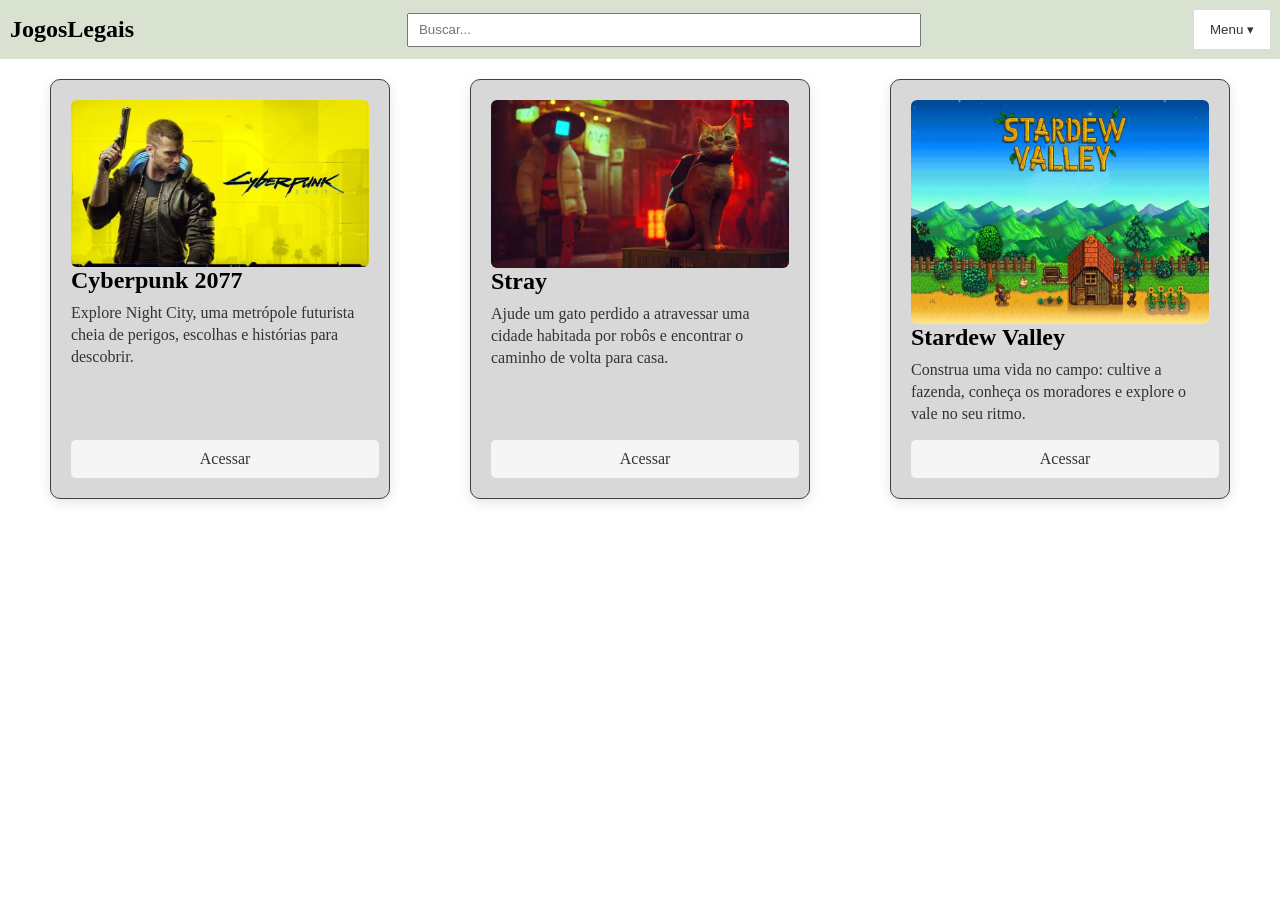
<file: index.html>
<!DOCTYPE html>
<html lang="pt-BR">
<head>
    <meta charset="UTF-8">
    <meta name="viewport" content="width=device-width, initial-scale=1.0">
    <title>Document</title>
    <link rel="stylesheet" href="header.css">
    <link rel="stylesheet" href="index.css">
</head>
<body>
    <header>
        <a href="index.html"><h1>JogosLegais</h1></a>
        <input type="text" placeholder="Buscar...">

    <div class="dropdown">
     <button class="dropbtn">Menu ▾</button>
    <div class="dropdown-content">

    <a class="option" id="DM" href="#">Modo Escuro
        <div class="check"></div>
    </a>
    <a class="option" id="A+" href="#">Aumentar Texto
        <div class="caixinha">A+</div>
    </a>
    <a class="option" id="A-" href="#">Diminuir Texto
        <div class="caixinha">A-</div>
    </a>
    </div>
    </div>   
    </header>

    <main>
        <div class="card">
            <img src="cyberpunk2077.png" alt="Cyberpunk 2077">
            <h1>Cyberpunk 2077</h1>
            <p class="description">Explore Night City, uma metrópole futurista cheia de perigos, escolhas e histórias para descobrir.</p>
            <a class="btn" href="cyberpunk2077.html">Acessar</a>
        </div>
        <div class="card">
            <img src="stray.png" alt="Gato do jogo Stray">
            <h1>Stray</h1>
            <p class="description">Ajude um gato perdido a atravessar uma cidade habitada por robôs e encontrar o caminho de volta para casa.</p>
            <a class="btn" href="stray.html">Acessar</a>
        </div>
        <div class="card">
            <img src="stardew.png" alt="Paisagem de Stardew Valley">
            <h1>Stardew Valley</h1>
            <p class="description">Construa uma vida no campo: cultive a fazenda, conheça os moradores e explore o vale no seu ritmo.</p>
            <a class="btn" href="stardew-valley.html">Acessar</a>
        </div>
    </main>


    <script src="script.js"></script>
</body>
</html>
</file>
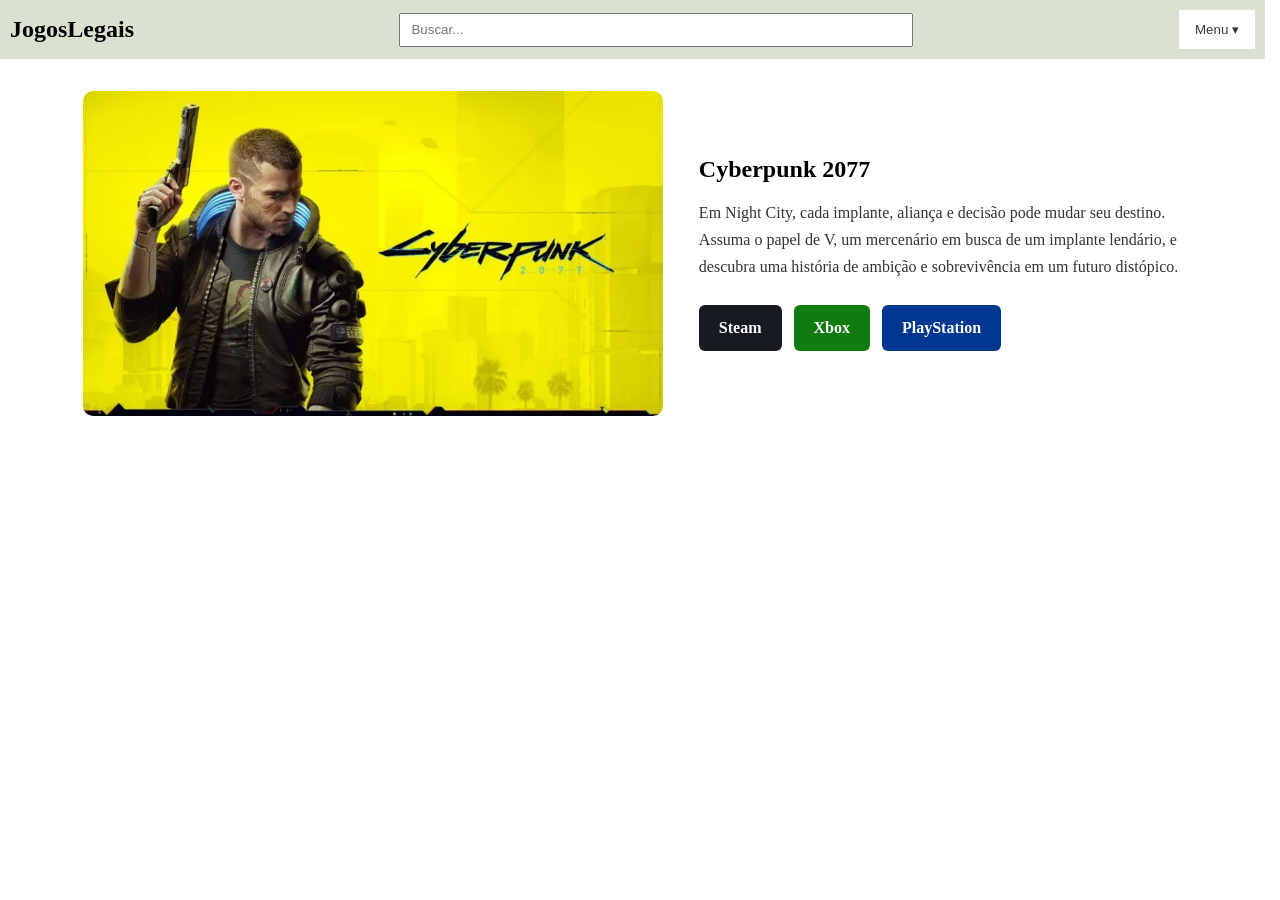
<file: cyberpunk2077.html>
<!DOCTYPE html>
<html lang="pt-BR">
<head>
    <meta charset="UTF-8">
    <meta name="viewport" content="width=device-width, initial-scale=1.0">
    <title>Cyberpunk 2077 | JogosLegais</title>
    <link rel="stylesheet" href="header.css">
    <link rel="stylesheet" href="index.css">
    <link rel="stylesheet" href="game.css">
</head>
<body>
    <header>
        <a href="index.html"><h1>JogosLegais</h1></a>
        <input type="text" placeholder="Buscar...">
        <div class="dropdown">
            <button class="dropbtn">Menu ▾</button>
            <div class="dropdown-content">
                <a class="option" id="DM" href="#">Modo Escuro
                    <div class="check"></div>
                </a>
                <a class="option" id="A+" href="#">Aumentar Texto
                    <div class="caixinha">A+</div>
                </a>
                <a class="option" id="A-" href="#">Diminuir Texto
                    <div class="caixinha">A-</div>
                </a>
            </div>
        </div>
    </header>

    <main class="game-page">
        <section class="game-content">
            <img class="game-image" src="cyberpunk2077.png" alt="Cyberpunk 2077">
            <div class="game-info">
                <h1>Cyberpunk 2077</h1>
                <p class="description">Em Night City, cada implante, aliança e decisão pode mudar seu destino. Assuma o papel de V, um mercenário em busca de um implante lendário, e descubra uma história de ambição e sobrevivência em um futuro distópico.</p>
                <div class="store-links" aria-label="Lojas oficiais">
                    <a class="store-button steam" href="https://store.steampowered.com/app/1091500/Cyberpunk_2077/" target="_blank" rel="noopener noreferrer">Steam</a>
                    <a class="store-button xbox" href="https://www.xbox.com/en-US/Search/Results?q=Cyberpunk%202077" target="_blank" rel="noopener noreferrer">Xbox</a>
                    <a class="store-button playstation" href="https://store.playstation.com/en-us/search/cyberpunk%202077" target="_blank" rel="noopener noreferrer">PlayStation</a>
                </div>
            </div>
        </section>
    </main>

    <script src="script.js"></script>
</body>
</html>
</file>
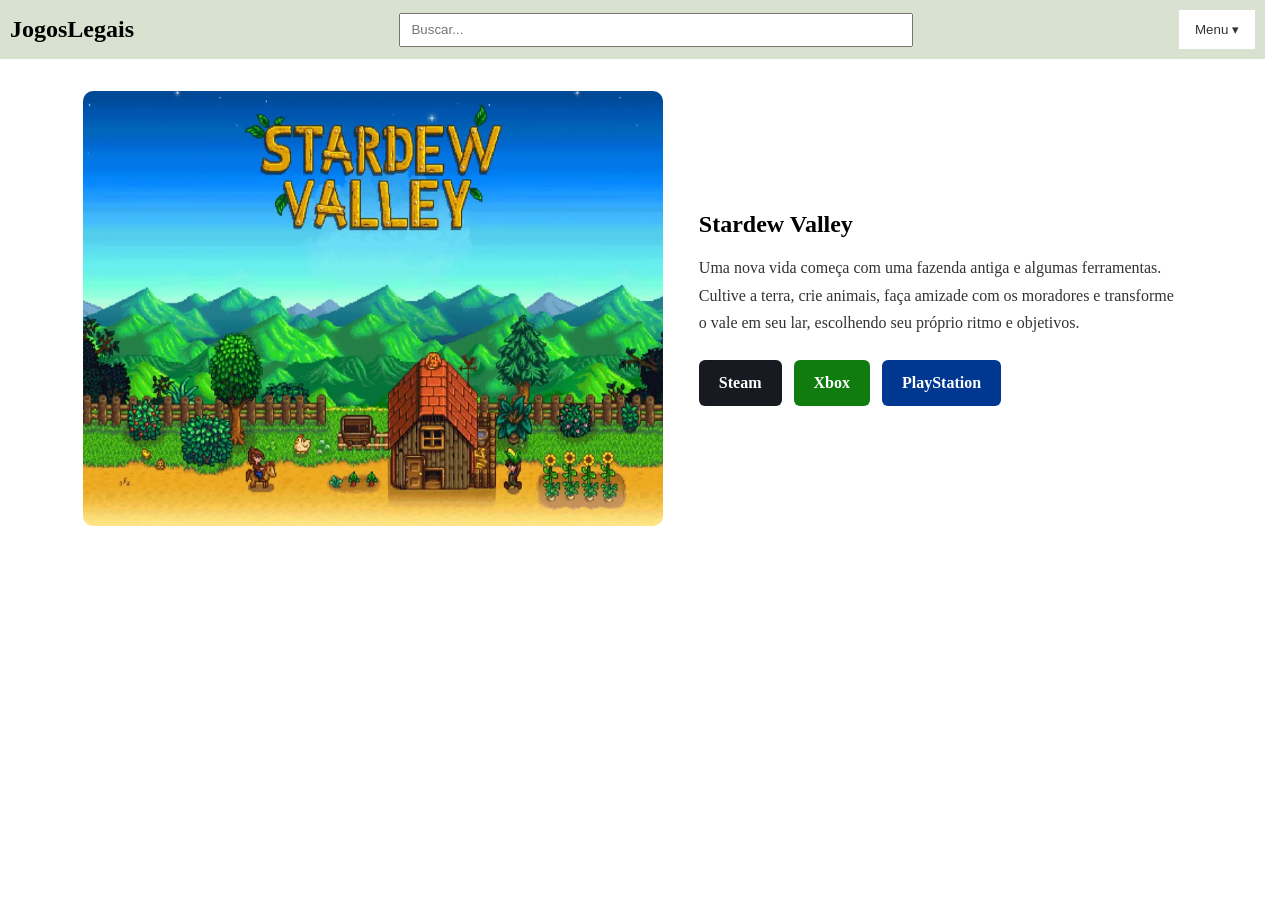
<file: stardew-valley.html>
<!DOCTYPE html>
<html lang="pt-BR">
<head>
    <meta charset="UTF-8">
    <meta name="viewport" content="width=device-width, initial-scale=1.0">
    <title>Stardew Valley | JogosLegais</title>
    <link rel="stylesheet" href="header.css">
    <link rel="stylesheet" href="index.css">
    <link rel="stylesheet" href="game.css">
</head>
<body>
    <header>
        <a href="index.html"><h1>JogosLegais</h1></a>
        <input type="text" placeholder="Buscar...">
        <div class="dropdown">
            <button class="dropbtn">Menu ▾</button>
            <div class="dropdown-content">
                <a class="option" id="DM" href="#">Modo Escuro
                    <div class="check"></div>
                </a>
                <a class="option" id="A+" href="#">Aumentar Texto
                    <div class="caixinha">A+</div>
                </a>
                <a class="option" id="A-" href="#">Diminuir Texto
                    <div class="caixinha">A-</div>
                </a>
            </div>
        </div>
    </header>

    <main class="game-page">
        <section class="game-content">
            <img class="game-image" src="stardew.png" alt="Paisagem de Stardew Valley">
            <div class="game-info">
                <h1>Stardew Valley</h1>
                <p class="description">Uma nova vida começa com uma fazenda antiga e algumas ferramentas. Cultive a terra, crie animais, faça amizade com os moradores e transforme o vale em seu lar, escolhendo seu próprio ritmo e objetivos.</p>
                <div class="store-links" aria-label="Lojas oficiais">
                    <a class="store-button steam" href="https://store.steampowered.com/app/413150/Stardew_Valley/" target="_blank" rel="noopener noreferrer">Steam</a>
                    <a class="store-button xbox" href="https://www.xbox.com/en-US/Search/Results?q=Stardew%20Valley" target="_blank" rel="noopener noreferrer">Xbox</a>
                    <a class="store-button playstation" href="https://store.playstation.com/en-us/search/stardew%20valley" target="_blank" rel="noopener noreferrer">PlayStation</a>
                </div>
            </div>
        </section>
    </main>

    <script src="script.js"></script>
</body>
</html>
</file>
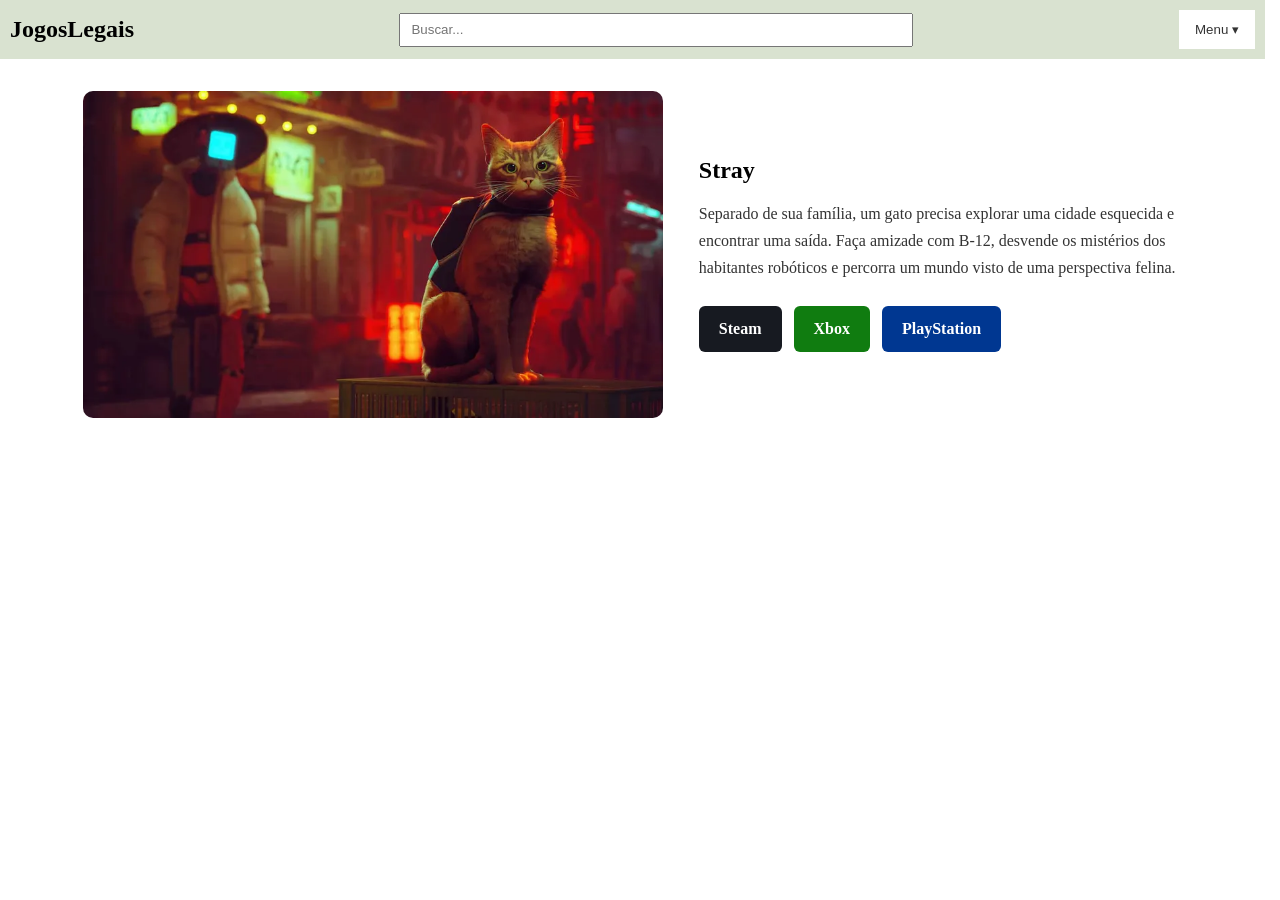
<file: stray.html>
<!DOCTYPE html>
<html lang="pt-BR">
<head>
    <meta charset="UTF-8">
    <meta name="viewport" content="width=device-width, initial-scale=1.0">
    <title>Stray | JogosLegais</title>
    <link rel="stylesheet" href="header.css">
    <link rel="stylesheet" href="index.css">
    <link rel="stylesheet" href="game.css">
</head>
<body>
    <header>
        <a href="index.html"><h1>JogosLegais</h1></a>
        <input type="text" placeholder="Buscar...">
        <div class="dropdown">
            <button class="dropbtn">Menu ▾</button>
            <div class="dropdown-content">
                <a class="option" id="DM" href="#">Modo Escuro
                    <div class="check"></div>
                </a>
                <a class="option" id="A+" href="#">Aumentar Texto
                    <div class="caixinha">A+</div>
                </a>
                <a class="option" id="A-" href="#">Diminuir Texto
                    <div class="caixinha">A-</div>
                </a>
            </div>
        </div>
    </header>

    <main class="game-page">
        <section class="game-content">
            <img class="game-image" src="stray.png" alt="Gato do jogo Stray">
            <div class="game-info">
                <h1>Stray</h1>
                <p class="description">Separado de sua família, um gato precisa explorar uma cidade esquecida e encontrar uma saída. Faça amizade com B-12, desvende os mistérios dos habitantes robóticos e percorra um mundo visto de uma perspectiva felina.</p>
                <div class="store-links" aria-label="Lojas oficiais">
                    <a class="store-button steam" href="https://store.steampowered.com/app/1332010/Stray/" target="_blank" rel="noopener noreferrer">Steam</a>
                    <a class="store-button xbox" href="https://www.xbox.com/en-US/games/store/stray/9nmpdq2nrx34" target="_blank" rel="noopener noreferrer">Xbox</a>
                    <a class="store-button playstation" href="https://store.playstation.com/en-us/product/UP2470-PPSA02100_00-STRAYSIEA0000000" target="_blank" rel="noopener noreferrer">PlayStation</a>
                </div>
            </div>
        </section>
    </main>

    <script src="script.js"></script>
</body>
</html>
</file>
<file: header.css>
* {
    margin: 0;
    padding: 0;
}

body {
    min-height: 100vh;
    background-color: rgb(255, 255, 255);
    color: #333;
}

body.dark-mode {
    background-color: rgb(27, 27, 27);
    color: #f5f5f5;
}

header {
    padding: 10px;
    display: flex;
    flex-direction: row;
    justify-content: space-between;
    align-items: center;
    background-color: #d9e2d0;
}

body.dark-mode header {
    background-color: rgb(40, 40, 40);
}

body.dark-mode h1 {
    color: #f5f5f5;
}

.logo {
    display: flex;
    width: 120px;
    height: auto;
    justify-content: end;
}

img {
    width: 30px;
    height: 30px;
}

input {
    width: 500px;
    height: 30px;
    align-items: center;
    padding-left: 10px;
}

h1 {
    font-size: 24px;
    color: #000000;
}

 .dropdown {
  position: relative;
  display: inline-block;
}

.dropbtn {
  background-color: #ffffff;
  color: #333;
  padding: 12px 16px;
  border: none;
  cursor: pointer;
}

.dropdown-content {
  display: none;
  position: absolute;
  right: 0;
  background-color: #f9f9f9;
  min-width: 160px;
  max-width: calc(100vw - 20px);
  overflow-x: hidden;
  box-sizing: border-box;
  box-shadow: 0 8px 16px rgba(0,0,0,0.2);
  z-index: 1;
}

.dropdown-content a {
  color: black;
  padding: 12px 16px;
  text-decoration: none;
  display: block;
}

.dropdown-content a:hover {
  background-color: #ddd;
}

/* Mostra ao passar o mouse */
.dropdown:hover .dropdown-content {
  display: block;
}   

.dropdown-content .option {
    display: flex;
    align-items: center;
    justify-content: space-between;
}

.check {
    width: 20px;
    height: 20px;
    background-color: red;
}

.check.checkoff {
    width: 20px;
    height: 20px;
    background-color: rgb(57, 202, 0);
}

a {
    text-decoration: none;
}   

.caixinha {
    background-color: rgb(190, 190, 190);
    width: 20px;
    height: 20px;
    font-weight: bold;
}
</file>
<file: index.css>
main {
    display: grid;
    grid-template-columns: repeat(3, minmax(0, 1fr));
    justify-items: center;
    gap: 20px;
    margin: 20px;
}

main.cards-two {
    grid-template-columns: repeat(2, minmax(0, 1fr));
}

main.cards-one {
    grid-template-columns: minmax(0, 1fr);
}

.card {
    display: flex;
    flex-direction: column;
    background-color: #d8d8d8;
    color: #333;
    width: min(100%, 340px);
    min-width: 0;
    min-height: 420px;
    height: auto;
    padding: 20px;
    box-sizing: border-box;
    border-radius: 10px;
    border: 1px solid #424242;
    filter: drop-shadow(0px 4px 6px rgba(0, 0, 0, 0.1));
    justify-content: center;
    transition: background-color 0.3s ease, color 0.3s ease, border-color 0.3s ease;
}

.card h1 {
    font-size: 1.5em;
}

body.dark-mode .card {
    background-color: #333;
    color: #f5f5f5;
    border-color: #555;
    filter: drop-shadow(0px 4px 10px rgba(0, 0, 0, 0.35));
}

img {
    width: 100%;
    height: auto;
    max-height: 18em;
    object-fit: contain;
    border-radius: 6px;
}

.description {
    margin-top: 8px;
    line-height: 1.4;
}

.btn {
    display: block;
    width: 90%;
    margin: auto auto 0;
    font-size: 1em;
    background-color: #f5f5f5;
    color: #333;
    padding: 10px 20px;
    border: none;
    border-radius: 5px;
    cursor: pointer;
    text-align: center;
    text-decoration: none;
    transition: background-color 0.3s ease, color 0.3s ease;
}

body.dark-mode .btn {
    background-color: #555;
    color: #f5f5f5;
}

@media (max-width: 700px) {
    main,
    main.cards-two {
        grid-template-columns: minmax(0, 1fr);
    }
}
</file>
<file: game.css>
html {
    scrollbar-gutter: stable;
}

.game-page {
    grid-template-columns: minmax(0, 1fr);
    justify-items: stretch;
    max-width: 1100px;
    margin: 32px auto;
    padding: 0 20px;
}

.game-content {
    display: grid;
    grid-template-columns: minmax(0, 1.2fr) minmax(0, 1fr);
    align-items: center;
    gap: 36px;
}

.game-image {
    display: block;
    width: 100%;
    max-width: 100%;
    max-height: min(60vh, 480px);
    object-fit: contain;
    border-radius: 10px;
}

.game-info h1 {
    margin-bottom: 16px;
}

.game-info .description {
    line-height: 1.7;
}

.store-links {
    display: flex;
    flex-wrap: wrap;
    gap: 12px;
    margin-top: 24px;
}

.store-button {
    display: inline-block;
    padding: 12px 18px;
    border: 2px solid transparent;
    border-radius: 6px;
    color: #fff;
    font-weight: bold;
    text-align: center;
    text-decoration: none;
    transition: filter 0.2s ease, transform 0.2s ease;
}

.store-button:hover {
    filter: brightness(1.15);
    transform: translateY(-2px);
}

.store-button.steam {
    background-color: #171a21;
}

.store-button.xbox {
    background-color: #107c10;
}

.store-button.playstation {
    background-color: #003791;
}

.back-link {
    display: inline-block;
    margin-top: 24px;
    color: inherit;
    text-decoration: underline;
}

@media (max-width: 700px) {
    .game-content {
        grid-template-columns: minmax(0, 1fr);
        gap: 20px;
    }

    .game-image {
        max-height: 320px;
    }
}
</file>
